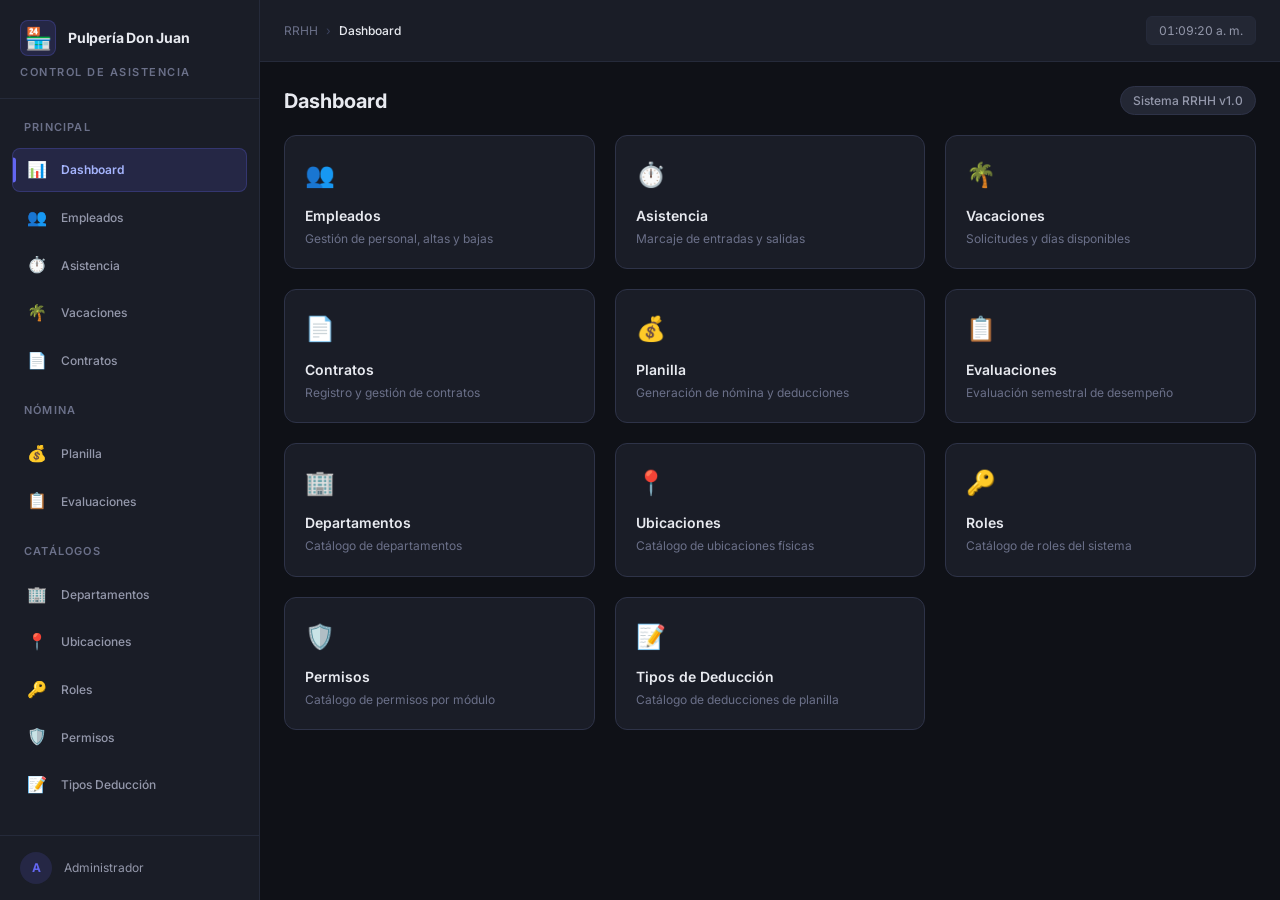
<file: frontend/index.html>
<!DOCTYPE html>
<html lang="es">

<head>
  <meta charset="UTF-8">
  <meta name="viewport" content="width=device-width, initial-scale=1.0">
  <meta name="description" content="Sistema integral de Recursos Humanos, Control de Asistencia y Planilla">

  <title>RRHH · Control de Asistencia</title>


  <link rel="preconnect" href="https://fonts.googleapis.com">
  <link rel="preconnect" href="https://fonts.gstatic.com" crossorigin>
  <link href="https://fonts.googleapis.com/css2?family=Inter:wght@400;500;600;700&display=swap" rel="stylesheet">


  <link rel="stylesheet" href="css/styles.css">
</head>

<body>

  <div class="app-shell">

    <div class="sidebar-overlay" id="sidebar-overlay"></div>

    <aside class="sidebar" id="sidebar"></aside>

    <!-- Área principal -->
    <div class="main-area">

      <!-- Header -->
      <header class="app-header">
        <div class="header-left">
          <button class="btn-menu-mobile" id="btn-menu-mobile" aria-label="Abrir menú">☰</button>
          <div class="breadcrumb" id="breadcrumb">
            <span>RRHH</span>
            <span class="separator">›</span>
            <span class="current" id="breadcrumb-current">Dashboard</span>
          </div>
        </div>
        <div class="header-right">
          <span class="header-clock" id="header-clock">--:--:--</span>
        </div>
      </header>

      <main class="main-content" id="app-content">

        <div class="loading-screen">
          <div class="spinner lg"></div>
          <span>Cargando...</span>
        </div>
      </main>

    </div>
  </div>

  <div class="toast-container" id="toast-container"></div>

  <script type="module" src="js/app.js"></script>

</body>

</html>
</file>
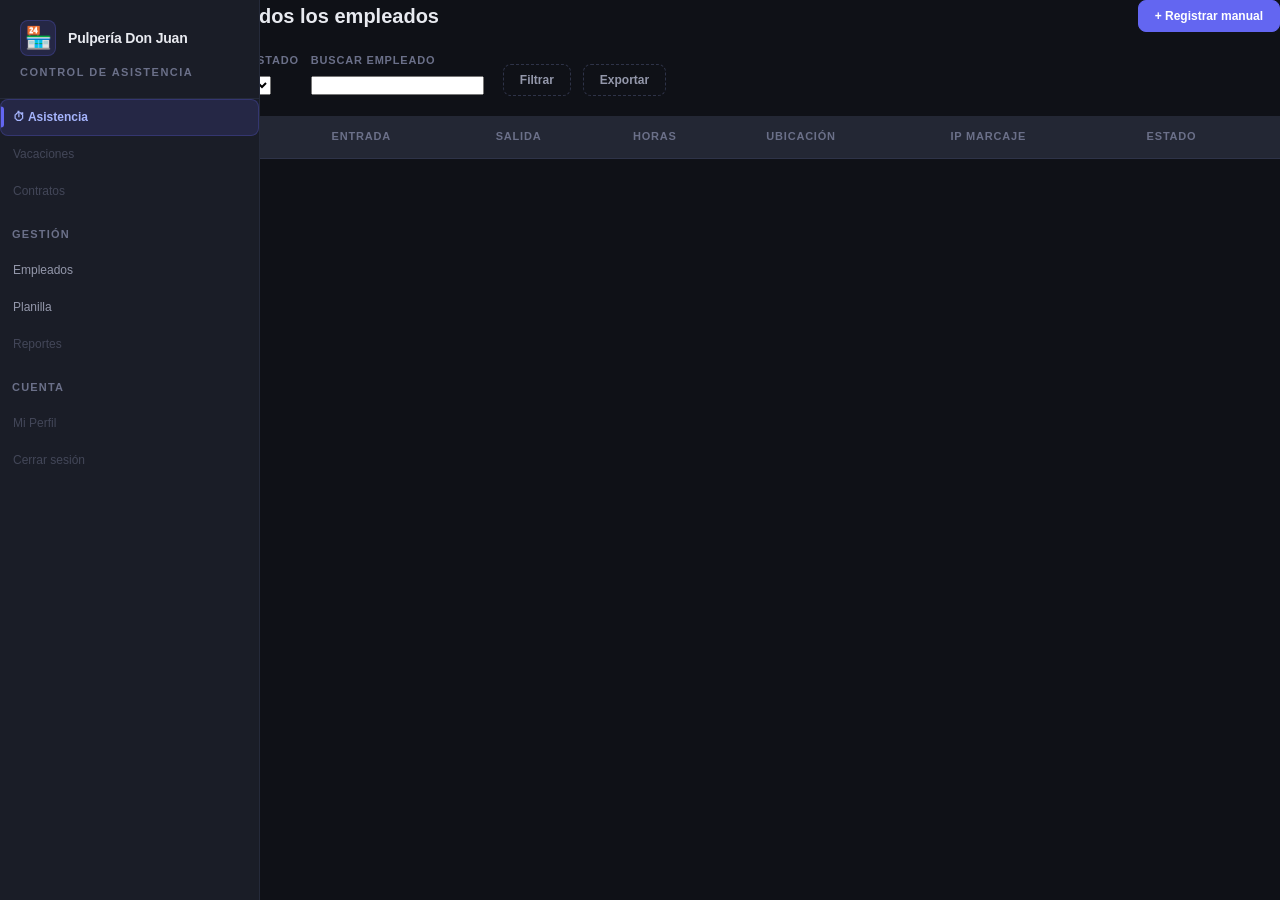
<file: frontend/pages/asistencia-admin.html>
<!DOCTYPE html>
<html lang="es">
<head>
<meta charset="UTF-8">
<title>Control de Asistencia · Administración</title>

<link rel="stylesheet" href="../css/base/variables.css">
<link rel="stylesheet" href="../css/base/reset.css">
<link rel="stylesheet" href="../css/layout/app-shell.css">
<link rel="stylesheet" href="../css/layout/sidebar.css">
<link rel="stylesheet" href="../css/components/botones.css">
<link rel="stylesheet" href="../css/components/tablas.css">
<link rel="stylesheet" href="../css/components/badges.css">
</head>
<body data-page="asistencia">

<div class="app-shell">
  <div data-include="components/sidebar.html"></div>

  <div class="main">
    <div class="topbar">
      <h2>Control de Asistencia — Todos los empleados</h2>
      <button class="btn primary">+ Registrar manual</button>
    </div>

    <div class="filters-row">
      <div class="field"><span class="lbl">Fecha</span><input type="date" class="input"></div>
      <div class="field"><span class="lbl">Departamento</span><select class="input"></select></div>
      <div class="field"><span class="lbl">Estado</span><select class="input"></select></div>
      <div class="field" style="min-width:180px;"><span class="lbl">Buscar empleado</span><input type="text" class="input"></div>
      <button class="btn ghost">Filtrar</button>
      <button class="btn ghost">Exportar</button>
    </div>

    <div class="box" style="padding:0;">
      <table class="wf">
        <thead>
          <tr>
            <th>Empleado</th><th>Depto.</th><th>Entrada</th><th>Salida</th>
            <th>Horas</th><th>Ubicación</th><th>IP marcaje</th><th>Estado</th>
          </tr>
        </thead>
        <tbody id="tabla-asistencia-body">
          <!-- filas cargadas dinámicamente desde /api/asistencia -->
        </tbody>
      </table>
    </div>
  </div>
</div>

<script src="../js/incluir-componentes.js"></script>
</body>
</html>
</file>
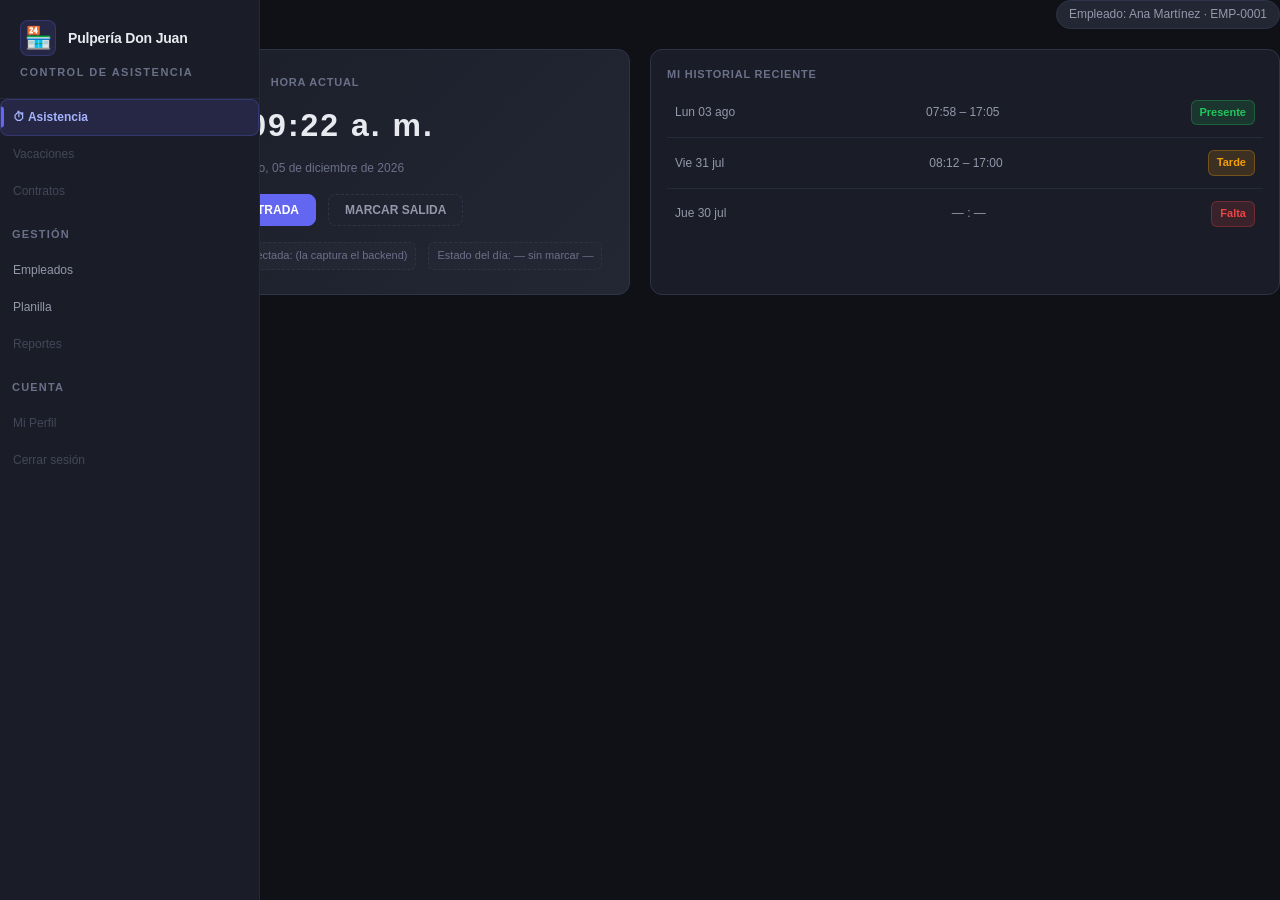
<file: frontend/pages/asistencia-marcaje.html>
<!DOCTYPE html>
<html lang="es">
<head>
<meta charset="UTF-8">
<title>Marcar Asistencia</title>

<link rel="stylesheet" href="../css/base/variables.css">
<link rel="stylesheet" href="../css/base/reset.css">
<link rel="stylesheet" href="../css/layout/app-shell.css">
<link rel="stylesheet" href="../css/layout/sidebar.css">
<link rel="stylesheet" href="../css/components/botones.css">
<link rel="stylesheet" href="../css/components/tarjetas.css">
<link rel="stylesheet" href="../css/components/badges.css">
</head>
<body data-page="asistencia" data-id-empleado="1">

<div class="app-shell">
  <div data-include="components/sidebar.html"></div>

  <div class="main">
    <div class="topbar">
      <h2>Registro de Asistencia</h2>
      <span class="pill">Empleado: Ana Martínez · EMP-0001</span>
    </div>

    <div class="kiosk">
      <div class="box clock-card">
        <span class="lbl">Hora actual</span>
        <div class="clock-time" id="clock-time">--:--:--</div>
        <div class="clock-date" id="clock-date">--</div>

        <div class="kiosk-actions">
          <button id="btn-marcar-entrada" class="btn primary">MARCAR ENTRADA</button>
          <button id="btn-marcar-salida" class="btn ghost">MARCAR SALIDA</button>
        </div>

        <div class="meta-row">
          <span class="meta-chip">📍 Ubicación: Oficina Central</span>
          <span class="meta-chip">🌐 IP detectada: (la captura el backend)</span>
          <span class="meta-chip estado-dia">Estado del día: — sin marcar —</span>
        </div>
      </div>

      <div class="box status-list">
        <span class="lbl">Mi historial reciente</span>
        <div class="row"><span>Lun 03 ago</span><span>07:58 – 17:05</span><span class="tag presente">Presente</span></div>
        <div class="row"><span>Vie 31 jul</span><span>08:12 – 17:00</span><span class="tag tarde">Tarde</span></div>
        <div class="row"><span>Jue 30 jul</span><span>— : —</span><span class="tag falta">Falta</span></div>
      </div>
    </div>
  </div>
</div>

<script src="../js/incluir-componentes.js"></script>
<script src="../js/config.js"></script>
<script src="../js/reloj.js"></script>
<script src="../js/asistencia.js"></script>
</body>
</html>
</file>
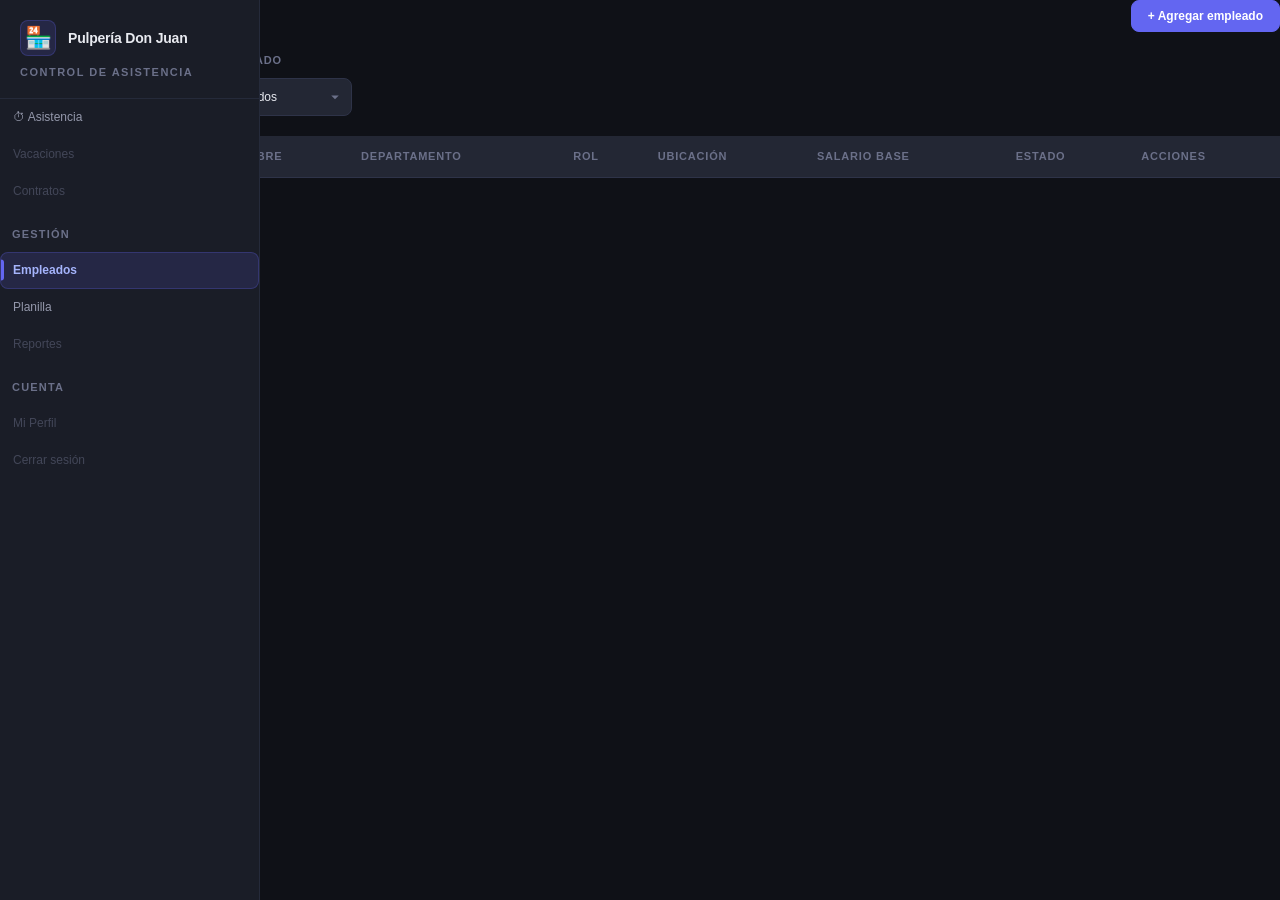
<file: frontend/pages/empleado.html>
<!DOCTYPE html>
<html lang="es">

<head>
    <meta charset="UTF-8">
    <title>Empleados</title>

    <link rel="stylesheet" href="../css/base/variables.css">
    <link rel="stylesheet" href="../css/base/reset.css">
    <link rel="stylesheet" href="../css/layout/app-shell.css">
    <link rel="stylesheet" href="../css/layout/sidebar.css">
    <link rel="stylesheet" href="../css/components/botones.css">
    <link rel="stylesheet" href="../css/components/tablas.css">
    <link rel="stylesheet" href="../css/components/badges.css">
    <link rel="stylesheet" href="../css/components/formularios.css">
    <link rel="stylesheet" href="../css/components/modal.css">
</head>

<body data-page="empleados">

    <div class="app-shell">
        <div data-include="components/sidebar.html"></div>

        <div class="main">
            <div class="topbar">
                <h2>Empleados</h2>
                <button id="btn-agregar-empleado" class="btn primary">+ Agregar empleado</button>
            </div>

            <div class="filters-row">
                <div class="field" style="min-width:220px;">
                    <span class="lbl">Buscar</span>
                    <input id="buscar-empleado" type="text" class="input"
                        placeholder="Nombre, número de empleado o INSS">
                </div>
                <div class="field">
                    <span class="lbl">Estado</span>
                    <select id="filtro-estado-empleado" class="input">
                        <option value="">Todos</option>
                        <option value="1">Activos</option>
                        <option value="0">Inactivos</option>
                    </select>
                </div>
            </div>

            <div class="box table-scroll-wrapper" style="padding:0;">
                <table class="wf">
                    <thead>
                        <tr>
                            <th>Nro. Empleado</th>
                            <th>Nombre</th>
                            <th>Departamento</th>
                            <th>Rol</th>
                            <th>Ubicación</th>
                            <th>Salario base</th>
                            <th>Estado</th>
                            <th>Acciones</th>
                        </tr>
                    </thead>
                    <tbody id="tabla-empleados-body">
                        <!-- filas cargadas dinámicamente desde /api/empleados -->
                    </tbody>
                </table>
            </div>
        </div>
    </div>

    <!-- Modales -->
    <div data-include="components/modal-empleado.html"></div>
    <div data-include="components/modal-confirmar-baja.html"></div>

    <script src="../js/incluir-componentes.js"></script>
    <script src="../js/config.js"></script>
    <script src="../js/empleados.js"></script>
    <script src="../js/sidebar.js"></script>

</body>

</html>
</file>
<file: frontend/css/styles.css>
/* ============================================================
   STYLES.CSS — Archivo maestro
   Importa todos los CSS parciales en el orden correcto.
   Solo se enlaza este archivo en index.html.
   ============================================================ */

/* 1. Tokens de diseño */
@import url('./base/variables.css');

/* 2. Reset y utilidades */
@import url('./base/reset.css');

/* 3. Layout */
@import url('./layout/app-shell.css');
@import url('./layout/sidebar.css');

/* 4. Componentes */
@import url('./components/badges.css');
@import url('./components/botones.css');
@import url('./components/formularios.css');
@import url('./components/modal.css');
@import url('./components/tablas.css');
@import url('./components/tarjetas.css');
@import url('./components/toast.css');
@import url('./components/loading.css');
@import url('./components/evaluaciones.css');
</file>
<file: frontend/css/base/variables.css>
/* ============================================================
   BASE / VARIABLES — Design Tokens
   Sistema de tokens para toda la UI. Cambiar aquí = cambia todo.
   Tema: Dark mode premium con acentos índigo/violeta.
   ============================================================ */

/* Google Font — se carga en index.html */
:root {
  /* ── Colores de fondo ── */
  --bg-base:        #0f1117;
  --bg-surface:     #1a1d27;
  --bg-elevated:    #232734;
  --bg-hover:       #2a2f3e;
  --bg-active:      #323848;

  /* ── Colores de borde ── */
  --border-default: #2e3348;
  --border-subtle:  #252a3a;
  --border-strong:  #3d4460;

  /* ── Colores de texto ── */
  --text-primary:   #e8eaf0;
  --text-secondary: #9498ab;
  --text-muted:     #6b7089;
  --text-inverse:   #0f1117;

  /* ── Acento principal (índigo) ── */
  --accent:         #6366f1;
  --accent-hover:   #818cf8;
  --accent-muted:   rgba(99, 102, 241, 0.15);
  --accent-text:    #a5b4fc;

  /* ── Colores semánticos ── */
  --success:        #22c55e;
  --success-muted:  rgba(34, 197, 94, 0.15);
  --warning:        #f59e0b;
  --warning-muted:  rgba(245, 158, 11, 0.15);
  --danger:         #ef4444;
  --danger-muted:   rgba(239, 68, 68, 0.15);
  --info:           #3b82f6;
  --info-muted:     rgba(59, 130, 246, 0.15);

  /* ── Tipografía ── */
  --font-sans:      'Inter', -apple-system, BlinkMacSystemFont, 'Segoe UI', sans-serif;
  --font-mono:      'JetBrains Mono', 'Fira Code', monospace;

  --text-xs:   0.6875rem;   /* 11px */
  --text-sm:   0.75rem;     /* 12px */
  --text-base: 0.875rem;    /* 14px */
  --text-lg:   1rem;        /* 16px */
  --text-xl:   1.25rem;     /* 20px */
  --text-2xl:  1.5rem;      /* 24px */
  --text-3xl:  2rem;        /* 32px */

  /* ── Espaciado ── */
  --space-1: 4px;
  --space-2: 8px;
  --space-3: 12px;
  --space-4: 16px;
  --space-5: 20px;
  --space-6: 24px;
  --space-8: 32px;

  /* ── Bordes redondeados ── */
  --radius-sm:  6px;
  --radius-md:  8px;
  --radius-lg:  12px;
  --radius-xl:  16px;
  --radius-full: 9999px;

  /* ── Sombras ── */
  --shadow-sm:  0 1px 2px rgba(0, 0, 0, 0.3);
  --shadow-md:  0 4px 12px rgba(0, 0, 0, 0.35);
  --shadow-lg:  0 8px 24px rgba(0, 0, 0, 0.4);
  --shadow-xl:  0 16px 48px rgba(0, 0, 0, 0.5);
  --shadow-glow: 0 0 20px rgba(99, 102, 241, 0.25);

  /* ── Transiciones ── */
  --transition-fast:   150ms ease;
  --transition-normal: 250ms ease;
  --transition-slow:   400ms ease;
  --transition-spring: 300ms cubic-bezier(0.34, 1.56, 0.64, 1);

  /* ── Sidebar ── */
  --sidebar-width:     260px;
  --sidebar-collapsed:  64px;

  /* ── Z-index ── */
  --z-sidebar:   100;
  --z-header:    200;
  --z-modal:     500;
  --z-toast:     900;
}
</file>
<file: frontend/css/layout/app-shell.css>
/* ============================================================
   LAYOUT / APP SHELL
   Estructura SPA: sidebar fijo + header + contenido principal.
   ============================================================ */

.app-shell {
  min-height: 100vh;
  width: 100%;
}

/* ── Área principal (header + content) ── */
.main-area {
  display: flex;
  flex-direction: column;
  height: 100vh;
  overflow: hidden;
  margin-left: var(--sidebar-width);
}

/* ── Header ── */
.app-header {
  display: flex;
  align-items: center;
  justify-content: space-between;
  padding: var(--space-4) var(--space-6);
  background: var(--bg-surface);
  border-bottom: 1px solid var(--border-subtle);
  min-height: 60px;
  z-index: var(--z-header);
  flex-shrink: 0;
}

.header-left {
  display: flex;
  align-items: center;
  gap: var(--space-4);
}

.header-left h1 {
  font-size: var(--text-lg);
  font-weight: 700;
}

.breadcrumb {
  display: flex;
  align-items: center;
  gap: var(--space-2);
  font-size: var(--text-sm);
  color: var(--text-muted);
}

.breadcrumb .separator {
  color: var(--border-strong);
}

.breadcrumb .current {
  color: var(--text-primary);
  font-weight: 500;
}

.header-right {
  display: flex;
  align-items: center;
  gap: var(--space-4);
}

.header-clock {
  font-size: var(--text-sm);
  color: var(--text-secondary);
  font-variant-numeric: tabular-nums;
  background: var(--bg-elevated);
  padding: var(--space-1) var(--space-3);
  border-radius: var(--radius-sm);
  border: 1px solid var(--border-subtle);
}

.btn-menu-mobile {
  display: none;
  background: none;
  border: 1px solid var(--border-default);
  border-radius: var(--radius-sm);
  color: var(--text-primary);
  font-size: var(--text-xl);
  padding: var(--space-1) var(--space-2);
  cursor: pointer;
  transition: background var(--transition-fast);
}
.btn-menu-mobile:hover {
  background: var(--bg-hover);
}

/* ── Contenido principal ── */
.main-content {
  flex: 1;
  min-height: 0;
  padding: var(--space-6);
  overflow-y: auto;
  overflow-x: hidden;
  display: flex;
  flex-direction: column;
}

/* ── Contenedor scrollable de tabla ── */
.table-scroll-wrapper {
  flex: 1;
  min-height: 0;
  overflow: auto;
}

/* ── Topbar de cada vista ── */
.topbar {
  display: flex;
  justify-content: space-between;
  align-items: center;
  margin-bottom: var(--space-5);
}

.topbar h2 {
  font-size: var(--text-xl);
  font-weight: 700;
}

/* ── Fila de filtros ── */
.filters-row {
  display: flex;
  gap: var(--space-3);
  margin-bottom: var(--space-5);
  flex-wrap: wrap;
  align-items: flex-end;
}

/* ── Layout de 2 columnas ── */
.two-col {
  display: grid;
  grid-template-columns: 2.2fr 1fr;
  gap: var(--space-5);
}

/* ── Responsive ── */
@media (max-width: 900px) {
  .main-area {
    margin-left: 0;
  }

  .btn-menu-mobile {
    display: inline-flex;
  }

  .main-content {
    padding: var(--space-4);
  }

  .two-col {
    grid-template-columns: 1fr;
  }
}

@media (max-width: 600px) {
  .topbar {
    flex-direction: column;
    align-items: flex-start;
    gap: var(--space-3);
  }

  .filters-row {
    flex-direction: column;
  }
}
</file>
<file: frontend/css/layout/sidebar.css>
/* ============================================================
   LAYOUT / SIDEBAR
   Menú lateral premium con glassmorphism y micro-animaciones.
   ============================================================ */

.sidebar {
  position: fixed;
  top: 0;
  left: 0;
  bottom: 0;
  width: var(--sidebar-width);
  background: var(--bg-surface);
  border-right: 1px solid var(--border-subtle);
  display: flex;
  flex-direction: column;
  z-index: var(--z-sidebar);
  overflow-y: auto;
  overflow-x: hidden;
  transition: transform var(--transition-normal);
}

/* ── Marca / Logo ── */
.sidebar-brand {
  padding: var(--space-5) var(--space-5) var(--space-4);
  border-bottom: 1px solid var(--border-subtle);
  flex-shrink: 0;
}

.sidebar-brand .brand-logo {
  display: flex;
  align-items: center;
  gap: var(--space-3);
}

.sidebar-brand .brand-icon {
  font-size: 1.35rem;
  display: flex;
  align-items: center;
  justify-content: center;
  width: 36px;
  height: 36px;
  background: var(--accent-muted);
  border-radius: var(--radius-md);
  border: 1px solid rgba(99, 102, 241, 0.25);
  flex-shrink: 0;
}

.sidebar-brand .brand-title {
  font-size: var(--text-base);
  font-weight: 700;
  color: var(--text-primary);
  letter-spacing: -0.2px;
  line-height: 1.2;
}

.sidebar-brand .app-name {
  font-size: var(--text-xs);
  color: var(--text-muted);
  text-transform: uppercase;
  letter-spacing: 1.5px;
  margin-top: var(--space-2);
  font-weight: 600;
}

/* ── Navegación ── */
.sidebar-nav {
  flex: 1;
  padding: var(--space-3) var(--space-3);
  display: flex;
  flex-direction: column;
  gap: var(--space-1);
}

.nav-group-label {
  font-size: var(--text-xs);
  letter-spacing: 1.2px;
  text-transform: uppercase;
  color: var(--text-muted);
  font-weight: 600;
  padding: var(--space-4) var(--space-3) var(--space-2);
}

.nav-group-label:first-child {
  padding-top: var(--space-2);
}

/* ── Items de navegación ── */
.nav-item {
  display: flex;
  align-items: center;
  gap: var(--space-3);
  padding: var(--space-2) var(--space-3);
  border-radius: var(--radius-md);
  font-size: var(--text-sm);
  font-weight: 500;
  color: var(--text-secondary);
  cursor: pointer;
  transition: all var(--transition-fast);
  border: 1px solid transparent;
  text-decoration: none;
  user-select: none;
  position: relative;
  overflow: hidden;
}

.nav-item .nav-icon {
  font-size: var(--text-lg);
  width: 24px;
  text-align: center;
  flex-shrink: 0;
  transition: transform var(--transition-fast);
}

.nav-item .nav-label {
  white-space: nowrap;
  overflow: hidden;
  text-overflow: ellipsis;
}

/* Hover */
.nav-item:hover {
  color: var(--text-primary);
  background: var(--bg-hover);
  border-color: var(--border-subtle);
}

.nav-item:hover .nav-icon {
  transform: scale(1.1);
}

/* Activo */
.nav-item.active {
  color: var(--accent-text);
  background: var(--accent-muted);
  border-color: rgba(99, 102, 241, 0.25);
  font-weight: 600;
}

.nav-item.active::before {
  content: '';
  position: absolute;
  left: 0;
  top: 50%;
  transform: translateY(-50%);
  width: 3px;
  height: 60%;
  background: var(--accent);
  border-radius: 0 var(--radius-full) var(--radius-full) 0;
}

/* Deshabilitado / Próximamente */
.nav-item.dim {
  color: var(--text-muted);
  opacity: 0.5;
  cursor: default;
}
.nav-item.dim:hover {
  background: transparent;
  border-color: transparent;
  color: var(--text-muted);
}

/* ── Footer del sidebar ── */
.sidebar-footer {
  padding: var(--space-4) var(--space-5);
  border-top: 1px solid var(--border-subtle);
  flex-shrink: 0;
}

.sidebar-footer .user-info {
  display: flex;
  align-items: center;
  gap: var(--space-3);
  font-size: var(--text-sm);
  color: var(--text-secondary);
}

.sidebar-footer .user-avatar {
  width: 32px;
  height: 32px;
  border-radius: var(--radius-full);
  background: var(--accent-muted);
  display: flex;
  align-items: center;
  justify-content: center;
  color: var(--accent);
  font-weight: 700;
  font-size: var(--text-sm);
  flex-shrink: 0;
}

/* ── Overlay mobile ── */
.sidebar-overlay {
  display: none;
  position: fixed;
  inset: 0;
  background: rgba(0, 0, 0, 0.6);
  z-index: calc(var(--z-sidebar) - 1);
  backdrop-filter: blur(4px);
}

/* ── Responsive ── */
@media (max-width: 900px) {
  .sidebar {
    transform: translateX(-100%);
  }

  .sidebar.open {
    transform: translateX(0);
    box-shadow: var(--shadow-xl);
  }

  .sidebar-overlay.visible {
    display: block;
  }
}
</file>
<file: frontend/css/components/botones.css>
/* ============================================================
   COMPONENTS / BOTONES
   Botones con transiciones y estados hover premium.
   ============================================================ */

.btn {
  display: inline-flex;
  align-items: center;
  justify-content: center;
  gap: var(--space-2);
  border: 1px solid var(--border-default);
  padding: var(--space-2) var(--space-4);
  font-size: var(--text-sm);
  font-weight: 600;
  font-family: var(--font-sans);
  text-align: center;
  background: var(--bg-elevated);
  color: var(--text-primary);
  cursor: pointer;
  border-radius: var(--radius-md);
  transition: all var(--transition-fast);
  white-space: nowrap;
  user-select: none;
  position: relative;
  overflow: hidden;
}

.btn:hover {
  background: var(--bg-hover);
  border-color: var(--border-strong);
  transform: translateY(-1px);
  box-shadow: var(--shadow-sm);
}

.btn:active {
  transform: translateY(0);
  box-shadow: none;
}

/* ── Primary ── */
.btn.primary {
  background: var(--accent);
  color: #fff;
  border-color: var(--accent);
}

.btn.primary:hover {
  background: var(--accent-hover);
  border-color: var(--accent-hover);
  box-shadow: var(--shadow-glow);
}

/* ── Ghost ── */
.btn.ghost {
  background: transparent;
  color: var(--text-secondary);
  border-style: dashed;
}

.btn.ghost:hover {
  color: var(--text-primary);
  background: var(--bg-hover);
  border-style: solid;
}

/* ── Danger ── */
.btn.danger {
  background: var(--danger-muted);
  color: var(--danger);
  border-color: rgba(239, 68, 68, 0.3);
}

.btn.danger:hover {
  background: var(--danger);
  color: #fff;
  border-color: var(--danger);
}

/* ── Success ── */
.btn.success {
  background: var(--success-muted);
  color: var(--success);
  border-color: rgba(34, 197, 94, 0.3);
}

.btn.success:hover {
  background: var(--success);
  color: #fff;
  border-color: var(--success);
}

/* ── Small ── */
.btn.sm {
  padding: var(--space-1) var(--space-3);
  font-size: var(--text-xs);
}

/* ── Icon button ── */
.btn.icon-only {
  padding: var(--space-2);
  min-width: 36px;
  min-height: 36px;
}

/* ── Disabled ── */
.btn:disabled {
  opacity: 0.5;
  cursor: not-allowed;
  transform: none;
  box-shadow: none;
}

/* ── Focus ── */
.btn:focus-visible {
  outline: 2px solid var(--accent);
  outline-offset: 2px;
}
</file>
<file: frontend/css/components/tablas.css>
/* ============================================================
   COMPONENTS / TABLAS
   Tablas con hover row, zebra striping y acciones inline.
   ============================================================ */

table.wf {
  width: 100%;
  border-collapse: collapse;
  font-size: var(--text-sm);
}

table.wf th {
  text-align: left;
  font-size: var(--text-xs);
  text-transform: uppercase;
  letter-spacing: 0.8px;
  font-weight: 600;
  color: var(--text-muted);
  border-bottom: 1px solid var(--border-default);
  padding: var(--space-3) var(--space-3);
  background: var(--bg-elevated);
  position: sticky;
  top: 0;
  z-index: 1;
}

table.wf td {
  padding: var(--space-3) var(--space-3);
  border-bottom: 1px solid var(--border-subtle);
  color: var(--text-secondary);
  transition: background var(--transition-fast);
}

/* Zebra striping */
table.wf tbody tr:nth-child(even) td {
  background: rgba(255, 255, 255, 0.015);
}

/* Hover row */
table.wf tbody tr:hover td {
  background: var(--bg-hover);
  color: var(--text-primary);
}

/* Celda de acciones */
.acciones-cell {
  display: flex;
  gap: var(--space-2);
  flex-wrap: wrap;
}

/* ── Tabla vacía ── */
.tabla-vacia {
  text-align: center;
  padding: var(--space-8) var(--space-4);
  color: var(--text-muted);
}

.tabla-vacia .icono {
  font-size: var(--text-3xl);
  margin-bottom: var(--space-3);
  opacity: 0.4;
}

.tabla-vacia p {
  font-size: var(--text-sm);
}

/* ── Responsive ── */
@media (max-width: 768px) {
  table.wf {
    display: block;
    overflow-x: auto;
    white-space: nowrap;
  }
}
</file>
<file: frontend/css/components/badges.css>
/* ============================================================
   COMPONENTS / BADGES
   Tags de estado, pills y chips de metadata.
   ============================================================ */

.pill {
  display: inline-flex;
  align-items: center;
  font-size: var(--text-sm);
  border: 1px solid var(--border-default);
  padding: var(--space-1) var(--space-3);
  border-radius: var(--radius-full);
  color: var(--text-secondary);
  background: var(--bg-elevated);
  font-weight: 500;
}

.tag {
  display: inline-flex;
  align-items: center;
  gap: var(--space-1);
  font-size: var(--text-xs);
  font-weight: 600;
  padding: 3px var(--space-2);
  border-radius: var(--radius-sm);
  border: 1px solid var(--border-default);
  transition: all var(--transition-fast);
}

/* ── Colores por estado ── */
.tag.presente,
.tag.activo {
  border-color: rgba(34, 197, 94, 0.3);
  color: var(--success);
  background: var(--success-muted);
}

.tag.tarde {
  border-color: rgba(245, 158, 11, 0.3);
  color: var(--warning);
  background: var(--warning-muted);
}

.tag.falta,
.tag.inactivo {
  border-color: rgba(239, 68, 68, 0.3);
  color: var(--danger);
  background: var(--danger-muted);
}

.tag.permiso,
.tag.info {
  border-color: rgba(59, 130, 246, 0.3);
  color: var(--info);
  background: var(--info-muted);
}

/* ── Tags interactivos (acciones en tablas) ── */
.tag[class*="accion-"],
.tag.ver-detalle {
  cursor: pointer;
  background: var(--bg-elevated);
  color: var(--text-secondary);
}

.tag[class*="accion-"]:hover,
.tag.ver-detalle:hover {
  background: var(--accent-muted);
  color: var(--accent-text);
  border-color: rgba(99, 102, 241, 0.3);
}

.tag.accion-baja:hover {
  background: var(--danger-muted);
  color: var(--danger);
  border-color: rgba(239, 68, 68, 0.3);
}

.tag.accion-reactivar:hover {
  background: var(--success-muted);
  color: var(--success);
  border-color: rgba(34, 197, 94, 0.3);
}

/* ── Meta row / chips ── */
.meta-row {
  display: flex;
  justify-content: center;
  gap: var(--space-3);
  font-size: var(--text-xs);
  color: var(--text-muted);
  margin-top: var(--space-4);
  flex-wrap: wrap;
}

.meta-chip {
  border: 1px dashed var(--border-default);
  padding: var(--space-1) var(--space-2);
  border-radius: var(--radius-sm);
  background: var(--bg-elevated);
}
</file>
<file: frontend/css/components/tarjetas.css>
/* ============================================================
   COMPONENTS / TARJETAS
   Cards (KPIs, reloj, contenedores) con efecto glass.
   ============================================================ */

.box {
  background: var(--bg-surface);
  border: 1px solid var(--border-default);
  border-radius: var(--radius-lg);
  transition: all var(--transition-fast);
}

.box:hover {
  border-color: var(--border-strong);
}

.box.soft {
  border-style: dashed;
  background: var(--bg-elevated);
}

/* ── KPI Row ── */
.kpi-row {
  display: grid;
  grid-template-columns: repeat(4, 1fr);
  gap: var(--space-4);
  margin-bottom: var(--space-5);
}

.kpi-card {
  padding: var(--space-5);
  text-align: left;
  position: relative;
  overflow: hidden;
}

.kpi-card::after {
  content: '';
  position: absolute;
  top: 0;
  right: 0;
  width: 60px;
  height: 60px;
  background: var(--accent-muted);
  border-radius: 0 0 0 100%;
  opacity: 0;
  transition: opacity var(--transition-normal);
}

.kpi-card:hover::after {
  opacity: 1;
}

.kpi-card .num {
  font-size: var(--text-2xl);
  font-weight: 700;
  margin-top: var(--space-2);
  color: var(--text-primary);
  font-variant-numeric: tabular-nums;
}

.kpi-card .kpi-icon {
  font-size: var(--text-xl);
  margin-bottom: var(--space-1);
}

/* ── Tarjeta de reloj ── */
.clock-card {
  padding: var(--space-6);
  text-align: center;
  background: linear-gradient(135deg, var(--bg-surface), var(--bg-elevated));
}

.clock-time {
  font-size: var(--text-3xl);
  font-weight: 700;
  letter-spacing: 2px;
  margin: var(--space-2) 0;
  color: var(--text-primary);
  font-variant-numeric: tabular-nums;
}

.clock-date {
  font-size: var(--text-sm);
  color: var(--text-muted);
  margin-bottom: var(--space-4);
}

/* ── Kiosk de marcaje ── */
.kiosk {
  display: grid;
  grid-template-columns: 1fr 1fr;
  gap: var(--space-5);
  margin-bottom: var(--space-5);
}

.kiosk-actions {
  display: flex;
  gap: var(--space-3);
  justify-content: center;
  margin-top: var(--space-4);
}

/* ── Lista de estado (historial) ── */
.status-list {
  padding: var(--space-4);
}

.status-list .row {
  display: flex;
  justify-content: space-between;
  align-items: center;
  padding: var(--space-3) var(--space-2);
  border-bottom: 1px solid var(--border-subtle);
  font-size: var(--text-sm);
  color: var(--text-secondary);
  transition: background var(--transition-fast);
}

.status-list .row:hover {
  background: var(--bg-hover);
  border-radius: var(--radius-sm);
}

.status-list .row:last-child {
  border-bottom: none;
}

/* ── Vista "En construcción" ── */
.stub-view {
  display: flex;
  flex-direction: column;
  align-items: center;
  justify-content: center;
  min-height: 400px;
  text-align: center;
  gap: var(--space-4);
  color: var(--text-muted);
}

.stub-view .stub-icon {
  font-size: 4rem;
  opacity: 0.3;
}

.stub-view h2 {
  color: var(--text-secondary);
  font-size: var(--text-xl);
}

.stub-view p {
  max-width: 420px;
  line-height: 1.6;
}

/* ── Dashboard cards ── */
.dashboard-grid {
  display: grid;
  grid-template-columns: repeat(auto-fit, minmax(280px, 1fr));
  gap: var(--space-5);
}

.dashboard-card {
  padding: var(--space-5);
  cursor: pointer;
}

.dashboard-card:hover {
  border-color: var(--accent);
  box-shadow: var(--shadow-glow);
  transform: translateY(-2px);
}

.dashboard-card .card-icon {
  font-size: var(--text-2xl);
  margin-bottom: var(--space-3);
}

.dashboard-card h3 {
  font-size: var(--text-base);
  margin-bottom: var(--space-1);
}

.dashboard-card p {
  font-size: var(--text-sm);
  color: var(--text-muted);
}

/* ── Responsive ── */
@media (max-width: 900px) {
  .kpi-row {
    grid-template-columns: repeat(2, 1fr);
  }

  .kiosk {
    grid-template-columns: 1fr;
  }
}

@media (max-width: 600px) {
  .kpi-row {
    grid-template-columns: 1fr;
  }
}
</file>
<file: frontend/css/components/formularios.css>
/* ============================================================
   COMPONENTS / FORMULARIOS
   Inputs, selects y layout de formularios.
   ============================================================ */

.form-grid {
  display: grid;
  grid-template-columns: 1fr 1fr;
  gap: var(--space-4) var(--space-4);
}

.form-grid .field-full {
  grid-column: 1 / -1;
}

/* ── Campo ── */
.field {
  display: flex;
  flex-direction: column;
  gap: var(--space-1);
  min-width: 120px;
}

.field label,
.field .lbl {
  display: block;
}

/* ── Inputs y selects ── */
.field input,
.field select,
.field textarea,
input.input,
select.input {
  width: 100%;
  height: 38px;
  border: 1px solid var(--border-default);
  border-radius: var(--radius-md);
  background: var(--bg-elevated);
  font-family: var(--font-sans);
  font-size: var(--text-sm);
  padding: 0 var(--space-3);
  color: var(--text-primary);
  transition: all var(--transition-fast);
}

.field textarea {
  height: auto;
  min-height: 80px;
  padding: var(--space-2) var(--space-3);
  resize: vertical;
}

/* Hover */
.field input:hover,
.field select:hover,
.field textarea:hover,
input.input:hover,
select.input:hover {
  border-color: var(--border-strong);
}

/* Focus */
.field input:focus,
.field select:focus,
.field textarea:focus,
input.input:focus,
select.input:focus {
  outline: none;
  border-color: var(--accent);
  box-shadow: 0 0 0 3px var(--accent-muted);
}

/* Placeholder */
.field input::placeholder,
input.input::placeholder {
  color: var(--text-muted);
}

/* ── Select con flecha personalizada ── */
.field select,
select.input {
  appearance: none;
  background-image: url("data:image/svg+xml,%3Csvg xmlns='http://www.w3.org/2000/svg' width='12' height='12' fill='%236b7089' viewBox='0 0 16 16'%3E%3Cpath d='M8 11L3 6h10z'/%3E%3C/svg%3E");
  background-repeat: no-repeat;
  background-position: right 10px center;
  padding-right: 32px;
}

/* ── Hint debajo del campo ── */
.field-hint {
  font-size: var(--text-xs);
  color: var(--text-muted);
  margin-top: 2px;
}

/* ── Error en campo ── */
.field.error input,
.field.error select {
  border-color: var(--danger);
  box-shadow: 0 0 0 3px var(--danger-muted);
}

.field.error .field-hint {
  color: var(--danger);
}

/* ── Responsive ── */
@media (max-width: 600px) {
  .form-grid {
    grid-template-columns: 1fr;
  }
}
</file>
<file: frontend/css/components/modal.css>
/* ============================================================
   COMPONENTS / MODAL
   Modal con backdrop blur y animaciones de entrada/salida.
   ============================================================ */

.modal-overlay {
  position: fixed;
  inset: 0;
  background: rgba(0, 0, 0, 0.6);
  backdrop-filter: blur(6px);
  -webkit-backdrop-filter: blur(6px);
  display: none;
  align-items: center;
  justify-content: center;
  z-index: var(--z-modal);
  padding: var(--space-4);
  opacity: 0;
  transition: opacity var(--transition-normal);
}

.modal-overlay.open {
  display: flex;
  opacity: 1;
}

/* ── Caja del modal ── */
.modal-box {
  width: 560px;
  max-width: 100%;
  max-height: 88vh;
  overflow-y: auto;
  background: var(--bg-surface);
  border: 1px solid var(--border-default);
  border-radius: var(--radius-lg);
  box-shadow: var(--shadow-xl);
  animation: modalSlideIn var(--transition-normal) ease both;
}

@keyframes modalSlideIn {
  from {
    opacity: 0;
    transform: translateY(-16px) scale(0.97);
  }
  to {
    opacity: 1;
    transform: translateY(0) scale(1);
  }
}

/* ── Header ── */
.modal-header {
  display: flex;
  justify-content: space-between;
  align-items: center;
  padding: var(--space-4) var(--space-5);
  border-bottom: 1px solid var(--border-subtle);
}

.modal-header h3 {
  font-size: var(--text-base);
  font-weight: 700;
}

.modal-close {
  display: flex;
  align-items: center;
  justify-content: center;
  width: 32px;
  height: 32px;
  border: 1px solid var(--border-default);
  border-radius: var(--radius-md);
  background: var(--bg-elevated);
  color: var(--text-secondary);
  font-size: var(--text-sm);
  cursor: pointer;
  transition: all var(--transition-fast);
}

.modal-close:hover {
  background: var(--danger-muted);
  color: var(--danger);
  border-color: rgba(239, 68, 68, 0.3);
}

/* ── Body ── */
.modal-body {
  padding: var(--space-5);
}

/* ── Footer ── */
.modal-footer {
  display: flex;
  justify-content: flex-end;
  gap: var(--space-3);
  padding: var(--space-4) var(--space-5);
  border-top: 1px solid var(--border-subtle);
}

/* ── Modal chico (confirmación) ── */
.modal-box.confirm {
  width: 420px;
}

.confirm-text {
  font-size: var(--text-base);
  line-height: 1.6;
  color: var(--text-secondary);
}

.confirm-text b {
  color: var(--text-primary);
}
</file>
